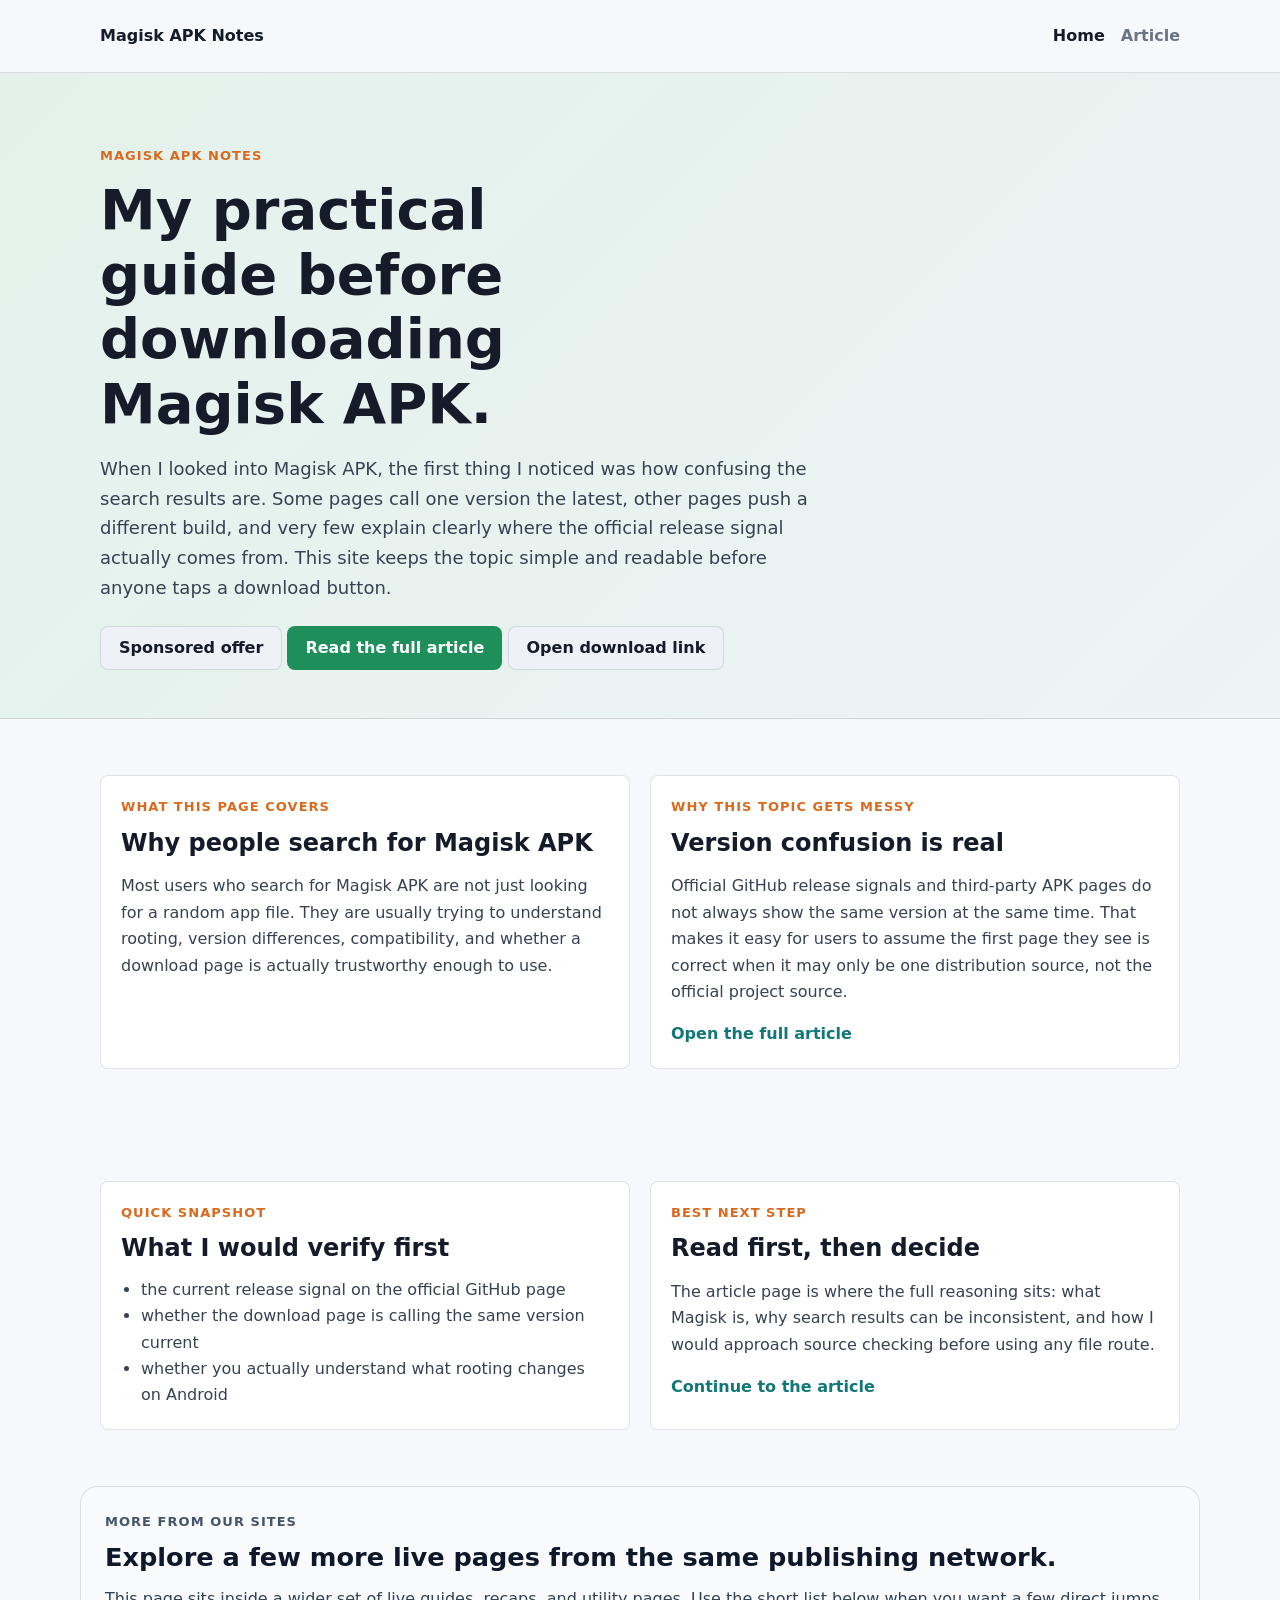
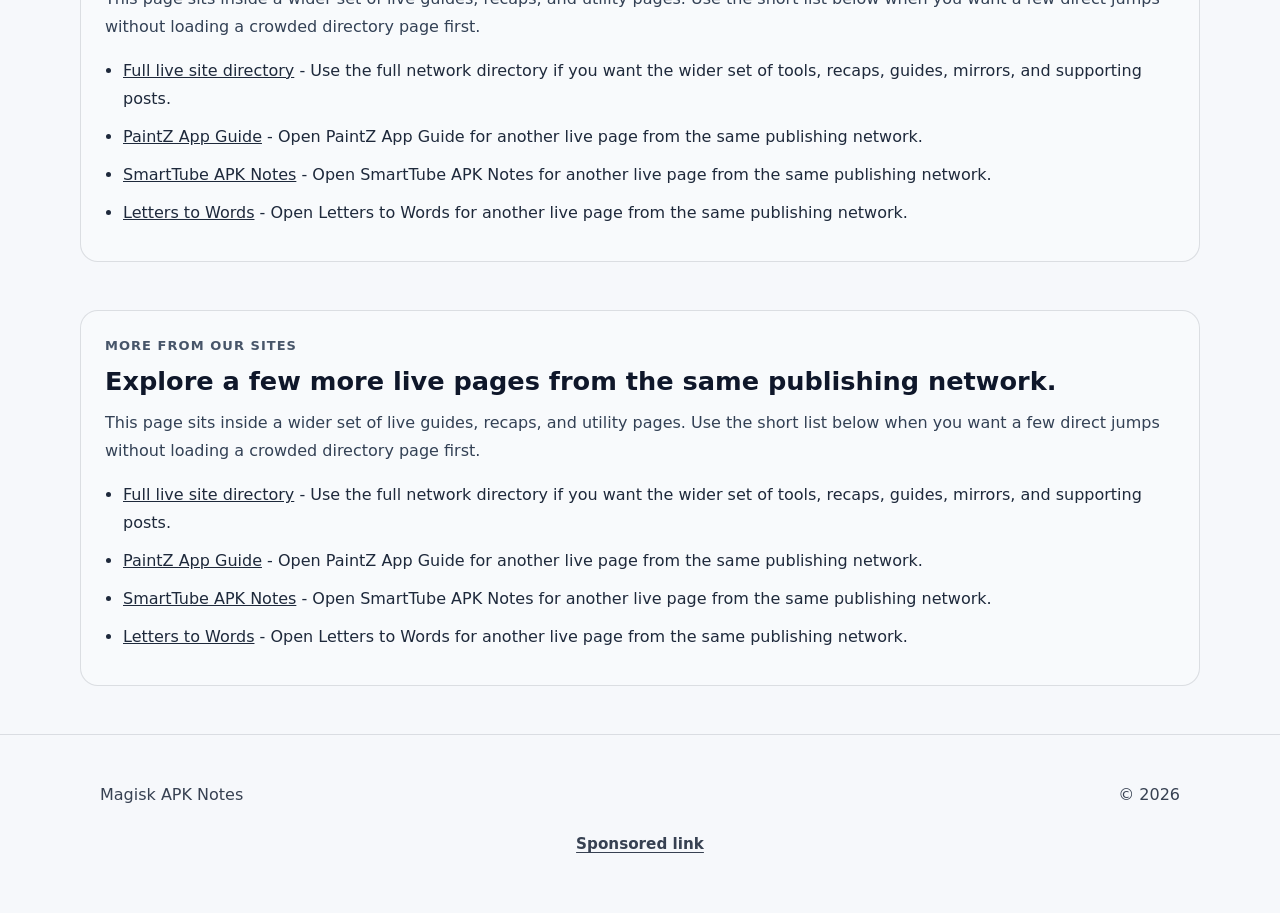
<file: index.html>
<!DOCTYPE html>
<html lang="en">
<head>
  <meta charset="UTF-8">
  <meta name="viewport" content="width=device-width, initial-scale=1.0">
  <title>Magisk APK Notes | My Practical Guide Before Downloading It</title>
  <meta name="description" content="A first-person guide to Magisk APK covering what it is, version confusion, official source checks, and what Android users should know before downloading it.">
  <meta name="google-site-verification" content="zPeMqoo2h3M_oqIertTkiu1rAj5quQBwW_J42bXbuFM">
  <link rel="canonical" href="https://zeshanalikhan.github.io/magisk-apk-notes-site/">
  <meta property="og:title" content="Magisk APK Notes | My Practical Guide Before Downloading It">
  <meta property="og:description" content="A first-person guide to Magisk APK covering what it is, version confusion, official source checks, and what Android users should know before downloading it.">
  <meta property="og:type" content="website">
  <meta property="og:url" content="https://zeshanalikhan.github.io/magisk-apk-notes-site/">
  <link rel="stylesheet" href="styles.css">
  <script defer src="app.js"></script>
</head>
<body data-page="home">
  <header class="site-header">
    <div class="shell header-row">
      <a class="brand" href="./">Magisk APK Notes</a>
      <nav class="site-nav" aria-label="Primary">
        <a href="./" data-nav="home">Home</a>
        <a href="pages/magisk-apk-notes.html" data-nav="magisk-apk-notes">Article</a>
      </nav>
    </div>
  </header>

  <main>
    <section class="hero">
      <div class="shell hero-copy">
        <p class="eyebrow">Magisk APK notes</p>
        <h1>My practical guide before downloading Magisk APK.</h1>
        <p class="lead">When I looked into Magisk APK, the first thing I noticed was how confusing the search results are. Some pages call one version the latest, other pages push a different build, and very few explain clearly where the official release signal actually comes from. This site keeps the topic simple and readable before anyone taps a download button.</p>
        <div class="hero-actions">
          <a class="button secondary-inline" href="https://www.profitablecpmratenetwork.com/j9f627innq?key=be46e17df9e34aa3b5b8e77e88a34740" rel="nofollow sponsored noopener" target="_blank">Sponsored offer</a>
          <a class="button primary" href="pages/magisk-apk-notes.html">Read the full article</a>
          <a class="button secondary-inline" href="https://1024terabox.com/s/1fn65R3W6qTiYEGMREGxmWA">Open download link</a>
        </div>
      </div>
    </section>

    <section class="section">
      <div class="shell grid">
        <article class="panel">
          <p class="section-label">What this page covers</p>
          <h2>Why people search for Magisk APK</h2>
          <p>Most users who search for Magisk APK are not just looking for a random app file. They are usually trying to understand rooting, version differences, compatibility, and whether a download page is actually trustworthy enough to use.</p>
        </article>
        <article class="panel">
          <p class="section-label">Why this topic gets messy</p>
          <h2>Version confusion is real</h2>
          <p>Official GitHub release signals and third-party APK pages do not always show the same version at the same time. That makes it easy for users to assume the first page they see is correct when it may only be one distribution source, not the official project source.</p>
          <a class="text-link" href="pages/magisk-apk-notes.html">Open the full article</a>
        </article>
      </div>
    </section>

    <section class="section section-alt">
      <div class="shell grid">
        <article class="panel">
          <p class="section-label">Quick snapshot</p>
          <h2>What I would verify first</h2>
          <ul>
            <li>the current release signal on the official GitHub page</li>
            <li>whether the download page is calling the same version current</li>
            <li>whether you actually understand what rooting changes on Android</li>
          </ul>
        </article>
        <article class="panel">
          <p class="section-label">Best next step</p>
          <h2>Read first, then decide</h2>
          <p>The article page is where the full reasoning sits: what Magisk is, why search results can be inconsistent, and how I would approach source checking before using any file route.</p>
          <a class="text-link" href="pages/magisk-apk-notes.html">Continue to the article</a>
        </article>
      </div>
    </section>

      <!-- NETWORK_LINKS_START -->
      <section data-network-links="true" aria-labelledby="network-links-heading" style="padding:0 0 48px;">
        <div style="width:min(1120px, calc(100% - 32px)); margin:0 auto;">
          <div style="border:1px solid rgba(15, 23, 42, 0.12); background:#f8fafc; border-radius:18px; padding:24px;">
            <p style="margin:0 0 10px; font-size:13px; font-weight:800; letter-spacing:0.08em; text-transform:uppercase; color:#475569;">More from our sites</p>
            <h2 id="network-links-heading" style="margin:0 0 12px; font-size:clamp(1.5rem, 2vw, 1.9rem); line-height:1.2; color:#0f172a;">Explore a few more live pages from the same publishing network.</h2>
            <p style="margin:0 0 16px; color:#334155; line-height:1.75;">This page sits inside a wider set of live guides, recaps, and utility pages. Use the short list below when you want a few direct jumps without loading a crowded directory page first.</p>
            <ul style="margin:0; padding-left:18px; color:#1e293b; line-height:1.75;">
          <li style="margin:0 0 10px;"><a href="https://zeshanalikhan.github.io/creator-app-hub-site/pages/site-directory.html">Full live site directory</a> - Use the full network directory if you want the wider set of tools, recaps, guides, mirrors, and supporting posts.</li>
          <li style="margin:0 0 10px;"><a href="https://zeshanalikhan.github.io/paintz-app-guide-site/">PaintZ App Guide</a> - Open PaintZ App Guide for another live page from the same publishing network.</li>
          <li style="margin:0 0 10px;"><a href="https://zeshanalikhan.github.io/smarttube-apk-notes-site/">SmartTube APK Notes</a> - Open SmartTube APK Notes for another live page from the same publishing network.</li>
          <li style="margin:0 0 10px;"><a href="https://zeshan-letters-to-words.netlify.app/">Letters to Words</a> - Open Letters to Words for another live page from the same publishing network.</li>
            </ul>
          </div>
        </div>
      </section>
      <!-- NETWORK_LINKS_END -->
    
      <!-- NETWORK_LINKS_START -->
      <section data-network-links="true" aria-labelledby="network-links-heading" style="padding:0 0 48px;">
        <div style="width:min(1120px, calc(100% - 32px)); margin:0 auto;">
          <div style="border:1px solid rgba(15, 23, 42, 0.12); background:#f8fafc; border-radius:18px; padding:24px;">
            <p style="margin:0 0 10px; font-size:13px; font-weight:800; letter-spacing:0.08em; text-transform:uppercase; color:#475569;">More from our sites</p>
            <h2 id="network-links-heading" style="margin:0 0 12px; font-size:clamp(1.5rem, 2vw, 1.9rem); line-height:1.2; color:#0f172a;">Explore a few more live pages from the same publishing network.</h2>
            <p style="margin:0 0 16px; color:#334155; line-height:1.75;">This page sits inside a wider set of live guides, recaps, and utility pages. Use the short list below when you want a few direct jumps without loading a crowded directory page first.</p>
            <ul style="margin:0; padding-left:18px; color:#1e293b; line-height:1.75;">
          <li style="margin:0 0 10px;"><a href="https://zeshanalikhan.github.io/creator-app-hub-site/pages/site-directory.html">Full live site directory</a> - Use the full network directory if you want the wider set of tools, recaps, guides, mirrors, and supporting posts.</li>
          <li style="margin:0 0 10px;"><a href="https://zeshanalikhan.github.io/paintz-app-guide-site/">PaintZ App Guide</a> - Open PaintZ App Guide for another live page from the same publishing network.</li>
          <li style="margin:0 0 10px;"><a href="https://zeshanalikhan.github.io/smarttube-apk-notes-site/">SmartTube APK Notes</a> - Open SmartTube APK Notes for another live page from the same publishing network.</li>
          <li style="margin:0 0 10px;"><a href="https://zeshan-letters-to-words.netlify.app/">Letters to Words</a> - Open Letters to Words for another live page from the same publishing network.</li>
            </ul>
          </div>
        </div>
      </section>
      <!-- NETWORK_LINKS_END -->
    </main>

  <footer class="site-footer">
    <div class="shell footer-row">
      <p>Magisk APK Notes</p>
      <p>&copy; <span data-year></span></p>
    </div>
        <div class="adsterra-link-wrap">
        <a class="adsterra-link" href="https://www.profitablecpmratenetwork.com/j9f627innq?key=be46e17df9e34aa3b5b8e77e88a34740" rel="nofollow sponsored noopener" target="_blank">Sponsored link</a>
      </div>
  </footer>
</body>
</html>
</file>
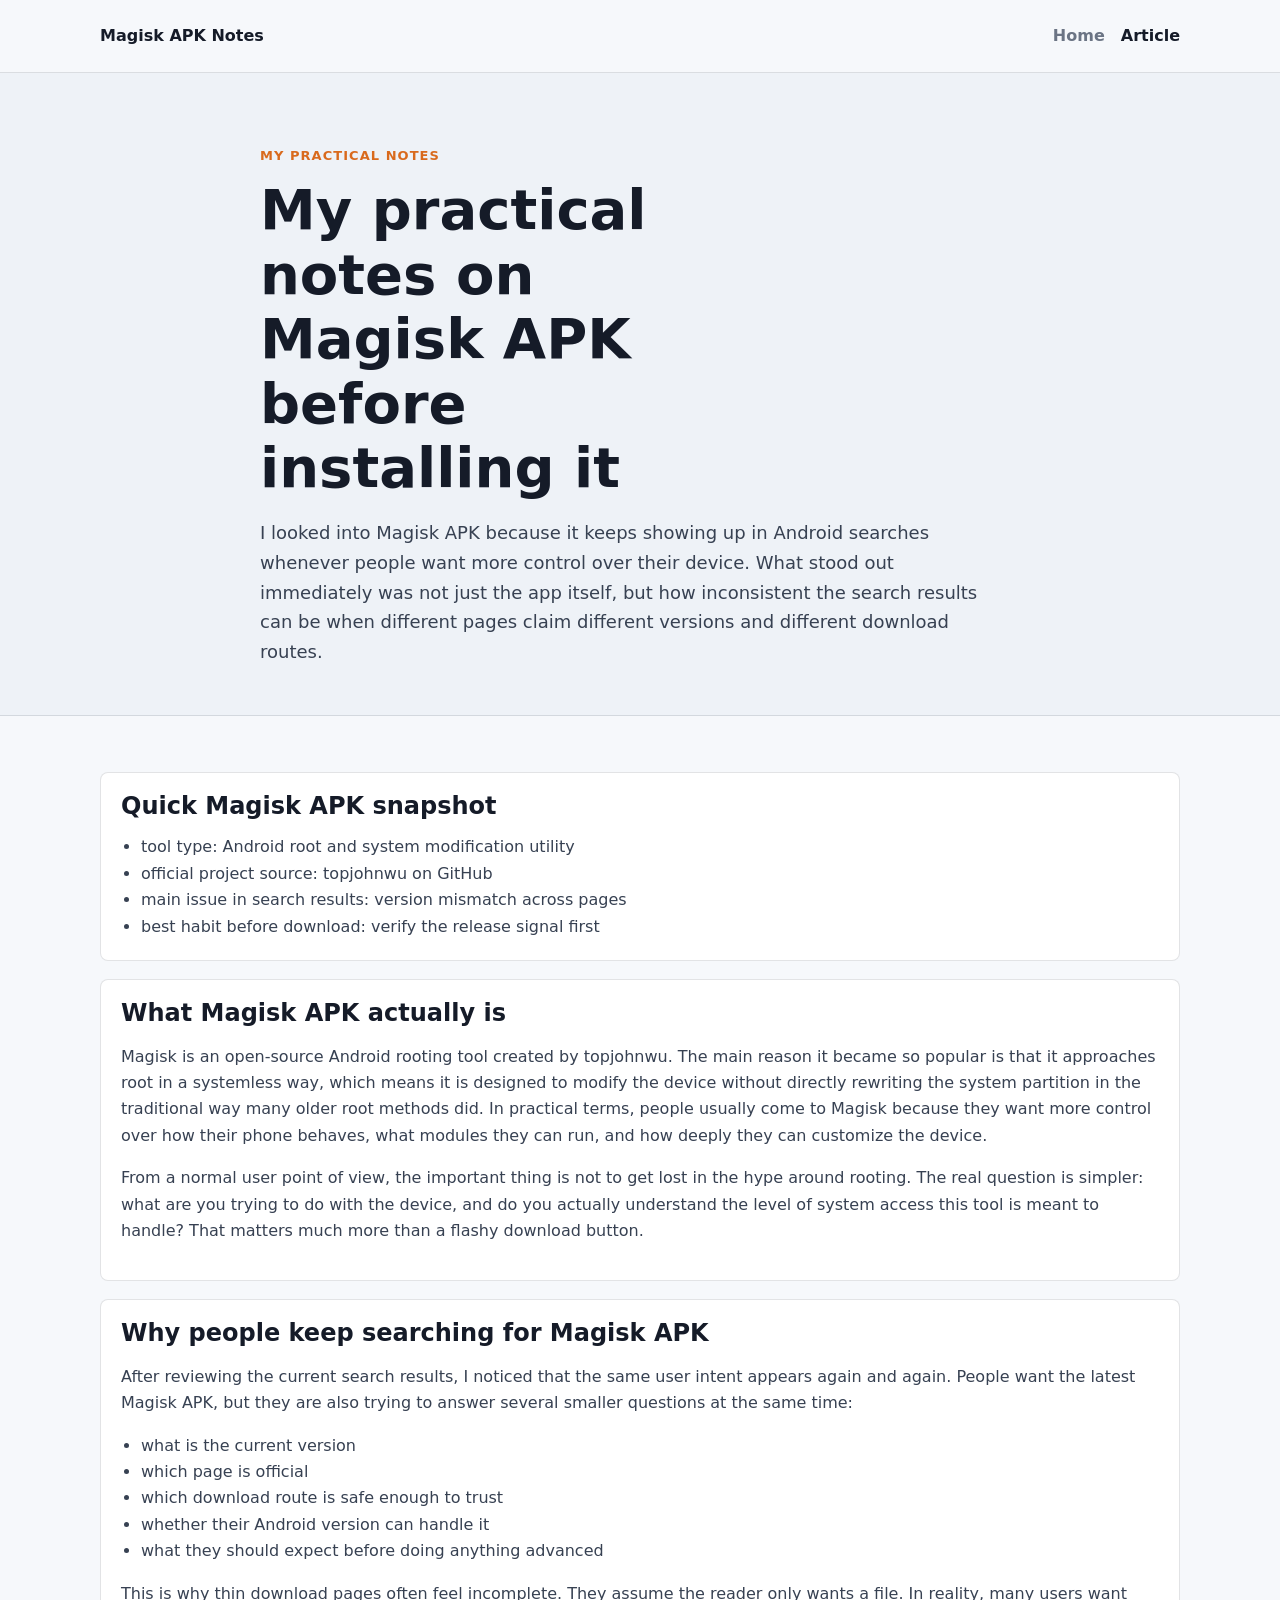
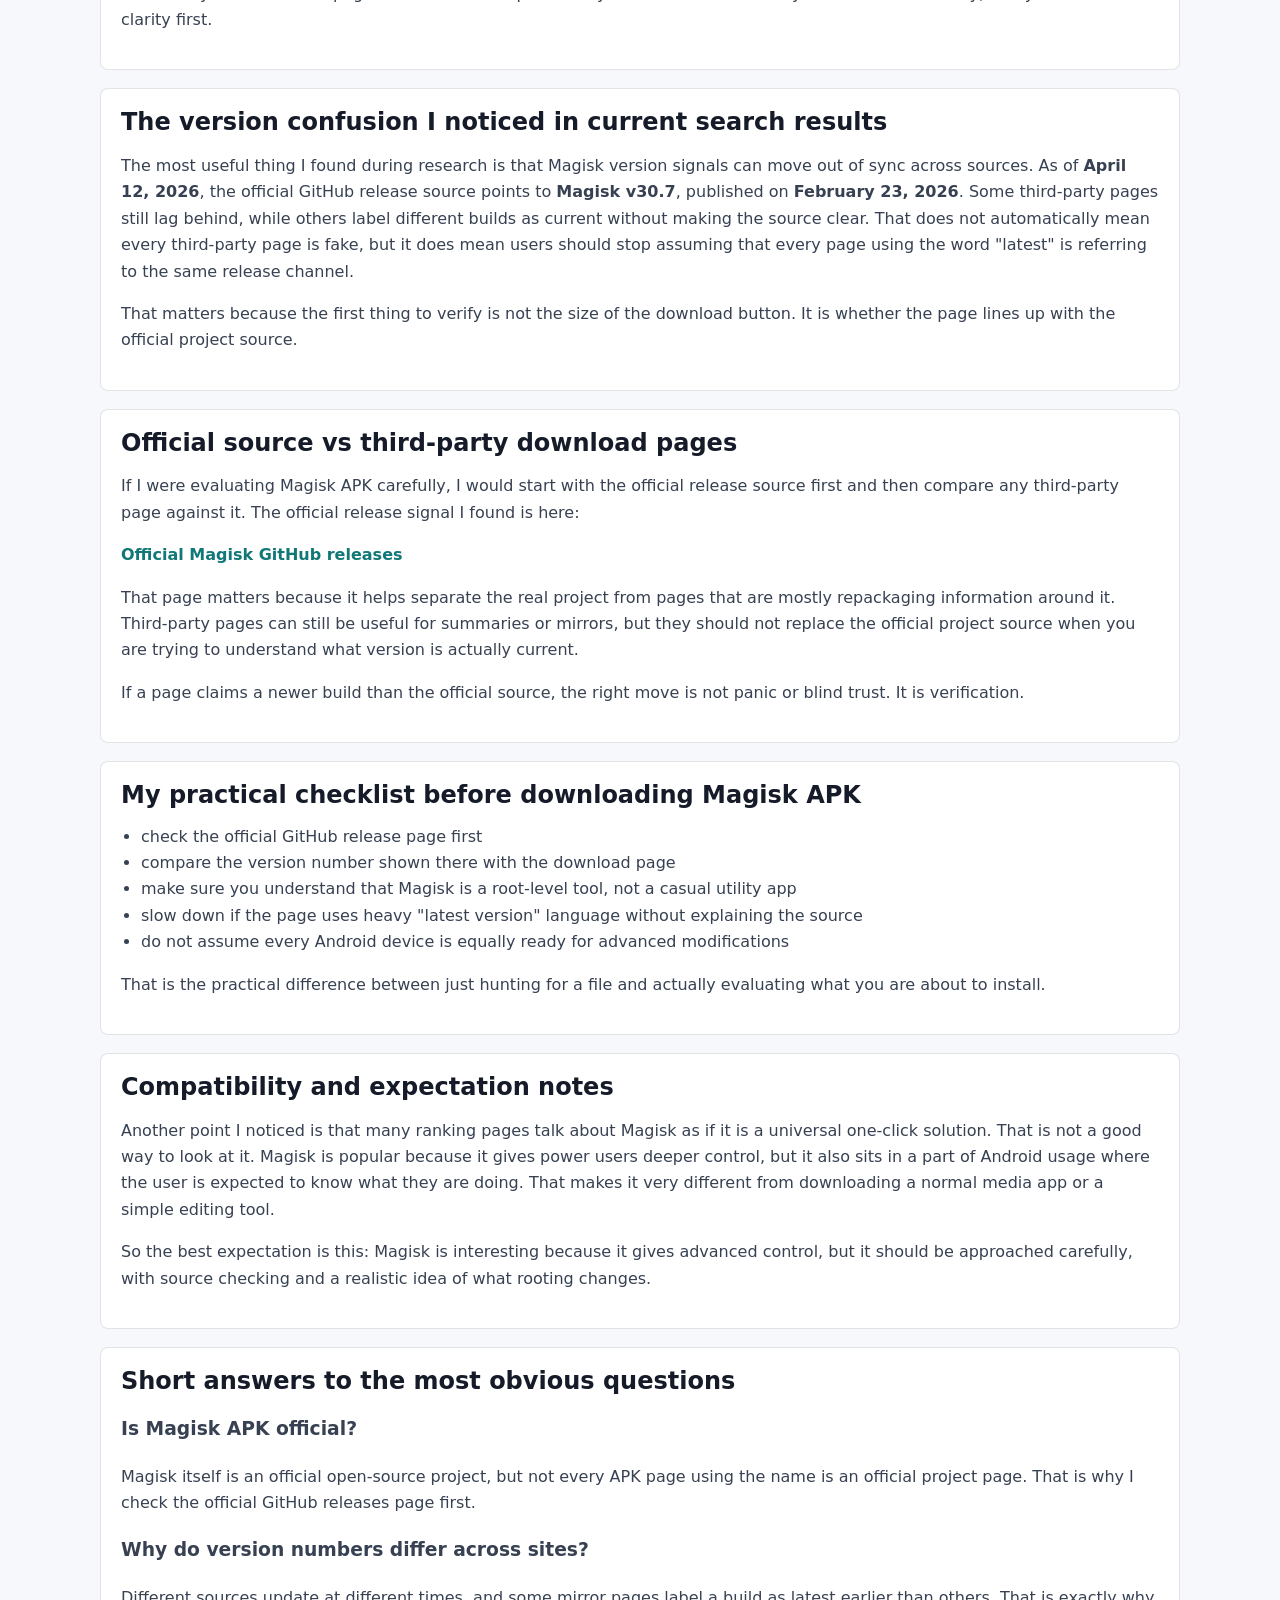
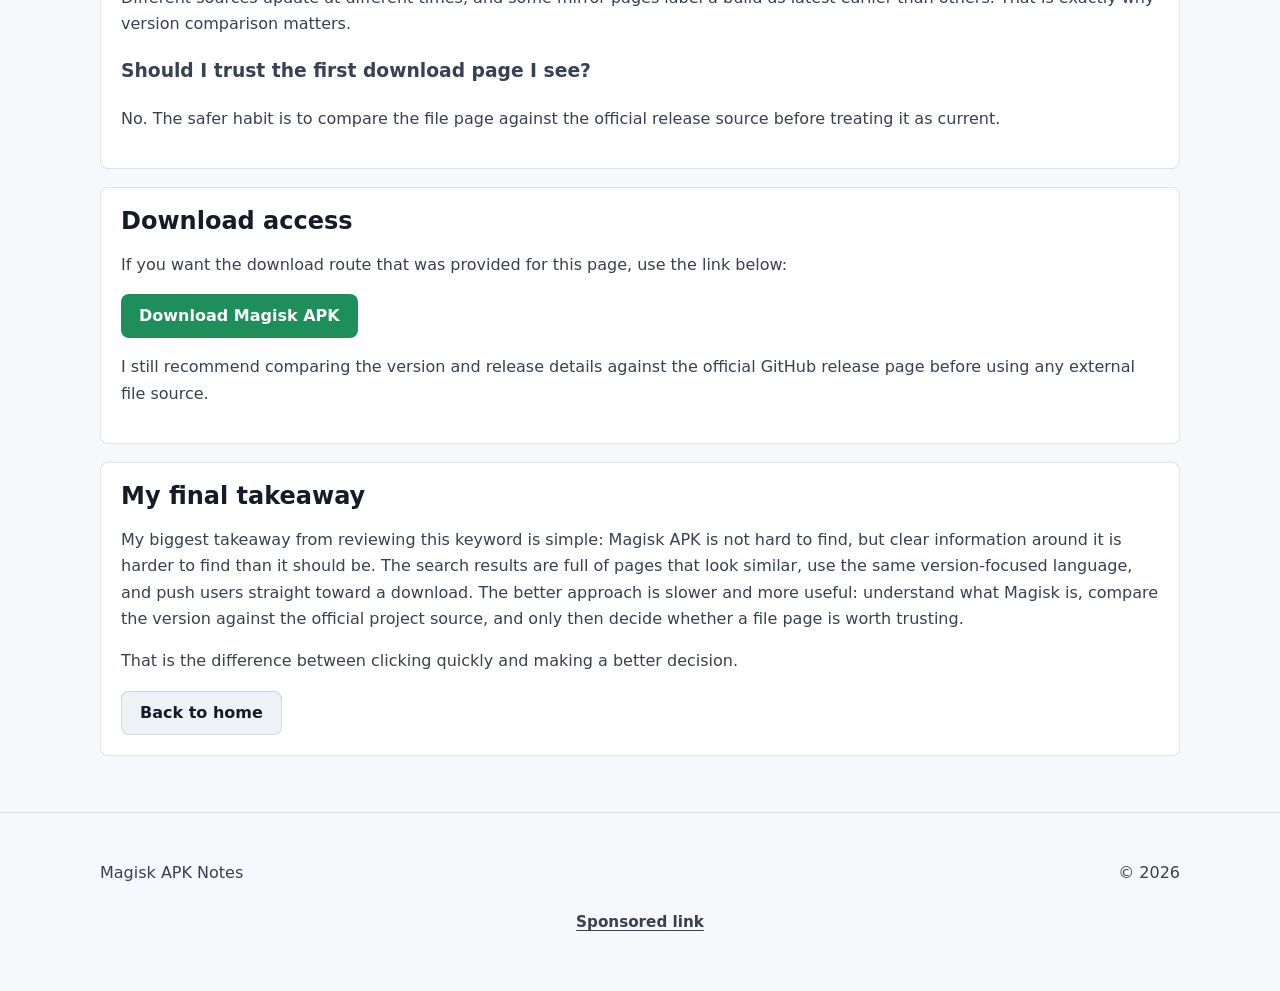
<file: pages/magisk-apk-notes.html>
<!DOCTYPE html>
<html lang="en">
<head>
  <meta charset="UTF-8">
  <meta name="viewport" content="width=device-width, initial-scale=1.0">
  <title>My Practical Notes on Magisk APK Before Installing It</title>
  <meta name="description" content="A first-person Magisk APK guide covering what Magisk is, version confusion across sources, official release checks, and what Android users should know before downloading it.">
  <link rel="canonical" href="https://zeshanalikhan.github.io/magisk-apk-notes-site/pages/magisk-apk-notes.html">
  <meta property="og:title" content="My Practical Notes on Magisk APK Before Installing It">
  <meta property="og:description" content="A first-person Magisk APK guide covering what Magisk is, version confusion across sources, official release checks, and what Android users should know before downloading it.">
  <meta property="og:type" content="article">
  <meta property="og:url" content="https://zeshanalikhan.github.io/magisk-apk-notes-site/pages/magisk-apk-notes.html">
  <link rel="stylesheet" href="../styles.css">
  <script defer src="../app.js"></script>
</head>
<body data-page="magisk-apk-notes">
  <header class="site-header">
    <div class="shell header-row">
      <a class="brand" href="../">Magisk APK Notes</a>
      <nav class="site-nav" aria-label="Primary">
        <a href="../" data-nav="home">Home</a>
        <a href="magisk-apk-notes.html" data-nav="magisk-apk-notes">Article</a>
      </nav>
    </div>
  </header>

  <main>
    <section class="page-hero">
      <div class="shell narrow">
        <p class="eyebrow">My practical notes</p>
        <h1>My practical notes on Magisk APK before installing it</h1>
        <p class="lead">I looked into Magisk APK because it keeps showing up in Android searches whenever people want more control over their device. What stood out immediately was not just the app itself, but how inconsistent the search results can be when different pages claim different versions and different download routes.</p>
      </div>
    </section>

    <section class="section">
      <div class="shell article-stack">
        <article class="panel">
          <h2>Quick Magisk APK snapshot</h2>
          <ul>
            <li>tool type: Android root and system modification utility</li>
            <li>official project source: topjohnwu on GitHub</li>
            <li>main issue in search results: version mismatch across pages</li>
            <li>best habit before download: verify the release signal first</li>
          </ul>
        </article>
        <article class="panel">
          <h2>What Magisk APK actually is</h2>
          <p>Magisk is an open-source Android rooting tool created by topjohnwu. The main reason it became so popular is that it approaches root in a systemless way, which means it is designed to modify the device without directly rewriting the system partition in the traditional way many older root methods did. In practical terms, people usually come to Magisk because they want more control over how their phone behaves, what modules they can run, and how deeply they can customize the device.</p>
          <p>From a normal user point of view, the important thing is not to get lost in the hype around rooting. The real question is simpler: what are you trying to do with the device, and do you actually understand the level of system access this tool is meant to handle? That matters much more than a flashy download button.</p>
        </article>
        <article class="panel">
          <h2>Why people keep searching for Magisk APK</h2>
          <p>After reviewing the current search results, I noticed that the same user intent appears again and again. People want the latest Magisk APK, but they are also trying to answer several smaller questions at the same time:</p>
          <ul>
            <li>what is the current version</li>
            <li>which page is official</li>
            <li>which download route is safe enough to trust</li>
            <li>whether their Android version can handle it</li>
            <li>what they should expect before doing anything advanced</li>
          </ul>
          <p>This is why thin download pages often feel incomplete. They assume the reader only wants a file. In reality, many users want clarity first.</p>
        </article>
        <article class="panel">
          <h2>The version confusion I noticed in current search results</h2>
          <p>The most useful thing I found during research is that Magisk version signals can move out of sync across sources. As of <strong>April 12, 2026</strong>, the official GitHub release source points to <strong>Magisk v30.7</strong>, published on <strong>February 23, 2026</strong>. Some third-party pages still lag behind, while others label different builds as current without making the source clear. That does not automatically mean every third-party page is fake, but it does mean users should stop assuming that every page using the word "latest" is referring to the same release channel.</p>
          <p>That matters because the first thing to verify is not the size of the download button. It is whether the page lines up with the official project source.</p>
        </article>
        <article class="panel">
          <h2>Official source vs third-party download pages</h2>
          <p>If I were evaluating Magisk APK carefully, I would start with the official release source first and then compare any third-party page against it. The official release signal I found is here:</p>
          <p><a class="text-link" href="https://github.com/topjohnwu/magisk/releases">Official Magisk GitHub releases</a></p>
          <p>That page matters because it helps separate the real project from pages that are mostly repackaging information around it. Third-party pages can still be useful for summaries or mirrors, but they should not replace the official project source when you are trying to understand what version is actually current.</p>
          <p>If a page claims a newer build than the official source, the right move is not panic or blind trust. It is verification.</p>
        </article>
        <article class="panel">
          <h2>My practical checklist before downloading Magisk APK</h2>
          <ul>
            <li>check the official GitHub release page first</li>
            <li>compare the version number shown there with the download page</li>
            <li>make sure you understand that Magisk is a root-level tool, not a casual utility app</li>
            <li>slow down if the page uses heavy "latest version" language without explaining the source</li>
            <li>do not assume every Android device is equally ready for advanced modifications</li>
          </ul>
          <p>That is the practical difference between just hunting for a file and actually evaluating what you are about to install.</p>
        </article>
        <article class="panel">
          <h2>Compatibility and expectation notes</h2>
          <p>Another point I noticed is that many ranking pages talk about Magisk as if it is a universal one-click solution. That is not a good way to look at it. Magisk is popular because it gives power users deeper control, but it also sits in a part of Android usage where the user is expected to know what they are doing. That makes it very different from downloading a normal media app or a simple editing tool.</p>
          <p>So the best expectation is this: Magisk is interesting because it gives advanced control, but it should be approached carefully, with source checking and a realistic idea of what rooting changes.</p>
        </article>
        <article class="panel">
          <h2>Short answers to the most obvious questions</h2>
          <h3>Is Magisk APK official?</h3>
          <p>Magisk itself is an official open-source project, but not every APK page using the name is an official project page. That is why I check the official GitHub releases page first.</p>
          <h3>Why do version numbers differ across sites?</h3>
          <p>Different sources update at different times, and some mirror pages label a build as latest earlier than others. That is exactly why version comparison matters.</p>
          <h3>Should I trust the first download page I see?</h3>
          <p>No. The safer habit is to compare the file page against the official release source before treating it as current.</p>
        </article>
        <article class="panel">
          <h2>Download access</h2>
          <p>If you want the download route that was provided for this page, use the link below:</p>
          <p><a class="button primary" href="https://1024terabox.com/s/1fn65R3W6qTiYEGMREGxmWA">Download Magisk APK</a></p>
          <p>I still recommend comparing the version and release details against the official GitHub release page before using any external file source.</p>
        </article>
        <article class="panel">
          <h2>My final takeaway</h2>
          <p>My biggest takeaway from reviewing this keyword is simple: Magisk APK is not hard to find, but clear information around it is harder to find than it should be. The search results are full of pages that look similar, use the same version-focused language, and push users straight toward a download. The better approach is slower and more useful: understand what Magisk is, compare the version against the official project source, and only then decide whether a file page is worth trusting.</p>
          <p>That is the difference between clicking quickly and making a better decision.</p>
          <a class="button secondary-inline" href="../">Back to home</a>
        </article>
      </div>
    </section>
  </main>

  <footer class="site-footer">
    <div class="shell footer-row">
      <p>Magisk APK Notes</p>
      <p>&copy; <span data-year></span></p>
    </div>
        <div class="adsterra-link-wrap">
        <a class="adsterra-link" href="https://www.profitablecpmratenetwork.com/j9f627innq?key=be46e17df9e34aa3b5b8e77e88a34740" rel="nofollow sponsored noopener" target="_blank">Sponsored link</a>
      </div>
  </footer>
</body>
</html>
</file>
<file: styles.css>
:root {
  --bg: #f6f8fb;
  --surface: #ffffff;
  --surface-alt: #eef2f7;
  --ink: #151b28;
  --text: #374152;
  --muted: #6b7484;
  --line: rgba(21, 27, 40, 0.12);
  --green: #1e8e5a;
  --teal: #117777;
  --orange: #d96a1d;
}

*,
*::before,
*::after {
  box-sizing: border-box;
}

body {
  margin: 0;
  font-family: "Inter", "Segoe UI", system-ui, -apple-system, sans-serif;
  background: var(--bg);
  color: var(--text);
  line-height: 1.65;
}

a {
  color: inherit;
}

.shell {
  width: min(1080px, calc(100% - 32px));
  margin: 0 auto;
}

.narrow {
  width: min(760px, 100%);
}

.site-header {
  position: sticky;
  top: 0;
  z-index: 10;
  background: rgba(246, 248, 251, 0.95);
  border-bottom: 1px solid var(--line);
  backdrop-filter: blur(10px);
}

.header-row,
.footer-row {
  display: flex;
  align-items: center;
  justify-content: space-between;
  gap: 20px;
  min-height: 72px;
}

.brand,
.site-nav a,
.text-link {
  text-decoration: none;
}

.brand {
  font-weight: 800;
  color: var(--ink);
}

.site-nav {
  display: flex;
  flex-wrap: wrap;
  gap: 16px;
}

.site-nav a {
  font-weight: 700;
  color: var(--muted);
}

.site-nav a.active {
  color: var(--ink);
}

.hero,
.page-hero {
  padding: 72px 0 48px;
}

.hero {
  background:
    linear-gradient(135deg, rgba(30, 142, 90, 0.12), rgba(17, 119, 119, 0.08)),
    var(--surface);
  border-bottom: 1px solid var(--line);
}

.page-hero {
  background: var(--surface-alt);
  border-bottom: 1px solid var(--line);
}

.eyebrow,
.section-label {
  margin: 0 0 12px;
  color: var(--orange);
  font-size: 13px;
  font-weight: 800;
  text-transform: uppercase;
  letter-spacing: 0.08em;
}

h1,
h2 {
  margin: 0;
  color: var(--ink);
  line-height: 1.15;
}

h1 {
  font-size: clamp(34px, 5vw, 56px);
  max-width: 11ch;
}

.lead {
  margin: 18px 0 0;
  max-width: 64ch;
  font-size: 18px;
}

.hero-actions {
  margin-top: 24px;
}

.section {
  padding: 56px 0;
}

.grid {
  display: grid;
  grid-template-columns: repeat(2, minmax(0, 1fr));
  gap: 20px;
}

.article-stack {
  display: grid;
  gap: 18px;
}

.panel {
  background: var(--surface);
  border: 1px solid var(--line);
  border-radius: 8px;
  padding: 20px;
}

.panel ul {
  margin: 14px 0 0;
  padding-left: 20px;
}

.button {
  display: inline-flex;
  align-items: center;
  justify-content: center;
  min-height: 44px;
  padding: 0 18px;
  border-radius: 8px;
  text-decoration: none;
  font-weight: 800;
}

.button.primary {
  background: var(--green);
  color: #fff;
}

.button.secondary-inline {
  background: var(--surface-alt);
  color: var(--ink);
  border: 1px solid var(--line);
}

.text-link {
  color: var(--teal);
  font-weight: 800;
}

.site-footer {
  padding: 24px 0 36px;
  border-top: 1px solid var(--line);
}

.not-found {
  min-height: 100vh;
  display: grid;
  place-items: center;
  align-content: center;
  gap: 14px;
  text-align: center;
  padding: 32px;
}

@media (max-width: 720px) {
  .grid {
    grid-template-columns: 1fr;
  }

  .lead {
    font-size: 16px;
  }

  h1 {
    max-width: 12ch;
  }
}
.adsterra-link-wrap {
  padding: 0 0 1.25rem;
  text-align: center;
}

.adsterra-link {
  color: inherit;
  font-size: 0.95rem;
  font-weight: 700;
  text-decoration: underline;
  text-underline-offset: 0.18em;
}
</file>
